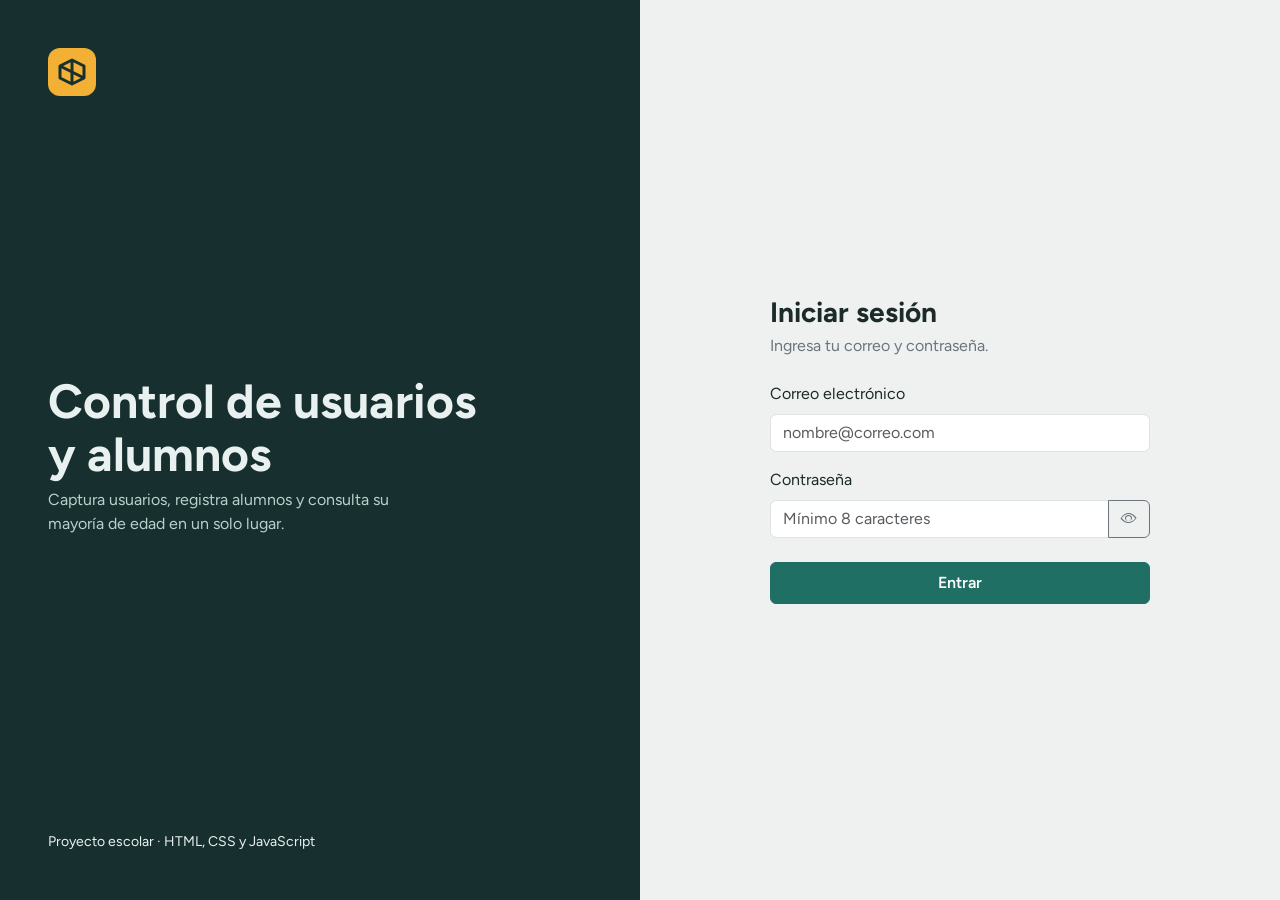
<file: index.html>
<!DOCTYPE html>
<html lang="es">
<head>
  <meta charset="UTF-8">
  <meta name="viewport" content="width=device-width, initial-scale=1">
  <title>Sistema</title>
  <link rel="icon" href="img/logo.svg" type="image/svg+xml">
  <!-- Evita mostrar el sistema sin haber iniciado sesión -->
  <script>if (!sessionStorage.getItem('sesion')) location.replace('login.html');</script>
  <link href="https://fonts.googleapis.com/css2?family=Figtree:wght@400;600;700&display=swap" rel="stylesheet">
  <link href="https://cdn.jsdelivr.net/npm/bootstrap@5.3.3/dist/css/bootstrap.min.css" rel="stylesheet">
  <link href="https://cdn.jsdelivr.net/npm/bootstrap-icons@1.11.3/font/bootstrap-icons.min.css" rel="stylesheet">
  <link href="css/login.css" rel="stylesheet">
</head>
<body>
  <!-- Sidebar -->
  <aside id="sidebar" aria-label="Menú principal">
    <div class="marca"><img src="img/logo.svg" alt=""> Sistema</div>
    <nav>
      <a href="#inicio" class="menu-enlace activo" data-vista="vistaInicio"><i class="bi bi-house"></i> Inicio</a>

      <button class="menu-enlace" type="button" data-bs-toggle="collapse" data-bs-target="#subUsuarios" aria-expanded="false" aria-controls="subUsuarios">
        <i class="bi bi-people"></i> Usuarios <i class="bi bi-chevron-down flecha"></i>
      </button>
      <div class="collapse submenu" id="subUsuarios">
        <a href="#captura" data-vista="vistaCaptura">Captura</a>
      </div>
    </nav>
  </aside>
  <div class="fondo-menu" id="fondoMenu"></div>

  <div id="contenido">
    <!-- Navbar -->
    <header class="barra-superior d-flex align-items-center justify-content-between px-3 py-2">
      <button class="btn btn-outline-secondary" id="btnMenu" type="button" aria-label="Abrir o cerrar el menú" aria-controls="sidebar">
        <i class="bi bi-list fs-5"></i>
      </button>

      <div class="dropdown">
        <button class="btn-usuario dropdown-toggle" type="button" data-bs-toggle="dropdown" aria-expanded="false" id="menuUsuario">
          <img src="img/avatar.svg" alt=""> <span id="nombreUsuario">Usuario</span>
        </button>
        <ul class="dropdown-menu dropdown-menu-end" aria-labelledby="menuUsuario">
          <li><span class="dropdown-item-text text-secondary small" id="correoUsuario"></span></li>
          <li><hr class="dropdown-divider"></li>
          <li><button class="dropdown-item" type="button" id="btnSalir"><i class="bi bi-box-arrow-right me-2"></i>Salir del sistema</button></li>
        </ul>
      </div>
    </header>

    <main class="p-3 p-md-4">
      <!-- Vista: Inicio -->
      <section id="vistaInicio">
        <h1 class="h3 fw-bold mb-1">Hola, <span id="saludoNombre"></span></h1>
        <p class="text-secondary mb-4">Abre Usuarios y entra a Captura para registrar usuarios y alumnos.</p>
        <div class="row g-3">
          <div class="col-sm-6 col-lg-3"><div class="tarjeta"><div class="cifra" id="totUsuarios">0</div><div class="text-secondary">Usuarios capturados</div></div></div>
          <div class="col-sm-6 col-lg-3"><div class="tarjeta"><div class="cifra" id="totAlumnos">0</div><div class="text-secondary">Alumnos registrados</div></div></div>
        </div>
      </section>

      <!-- Vista: Captura -->
      <section id="vistaCaptura" class="d-none">
        <h1 class="h3 fw-bold mb-4">Captura</h1>
        <div class="row g-4">
          <!-- Formulario de usuarios -->
          <div class="col-xl-6">
            <div class="tarjeta h-100">
              <h2 class="mb-3">Nuevo usuario</h2>
              <form id="formUsuario" novalidate>
                <div class="mb-3">
                  <label for="usuNombre" class="form-label">Nombre de usuario</label>
                  <input type="text" class="form-control" id="usuNombre" autocomplete="off">
                  <div class="invalid-feedback"></div>
                </div>
                <div class="mb-3">
                  <label for="usuCorreo" class="form-label">Correo electrónico</label>
                  <input type="email" class="form-control" id="usuCorreo" autocomplete="off">
                  <div class="invalid-feedback"></div>
                </div>
                <div class="mb-3">
                  <label for="usuPassword" class="form-label">Contraseña</label>
                  <input type="password" class="form-control" id="usuPassword" autocomplete="new-password">
                  <div class="invalid-feedback"></div>
                </div>
                <button type="submit" class="btn btn-marca">Guardar usuario</button>
              </form>
              <div class="table-responsive mt-4">
                <table class="table table-sm align-middle mb-0">
                  <thead><tr><th>Usuario</th><th>Correo</th></tr></thead>
                  <tbody id="tablaUsuarios"><tr><td colspan="2" class="text-secondary">Aún no hay usuarios. Captura el primero con el formulario.</td></tr></tbody>
                </table>
              </div>
            </div>
          </div>

          <!-- Formulario de alumnos -->
          <div class="col-xl-6">
            <div class="tarjeta h-100">
              <h2 class="mb-3">Nuevo alumno</h2>
              <form id="formAlumno" novalidate>
                <div class="mb-3">
                  <label for="aluNombre" class="form-label">Nombre completo</label>
                  <input type="text" class="form-control" id="aluNombre" autocomplete="off">
                  <div class="invalid-feedback"></div>
                </div>
                <div class="mb-3">
                  <label for="aluControl" class="form-label">Número de control</label>
                  <input type="text" class="form-control" id="aluControl" inputmode="numeric" maxlength="6" autocomplete="off" placeholder="6 dígitos">
                  <div class="invalid-feedback"></div>
                </div>
                <div class="mb-3">
                  <label for="aluNacimiento" class="form-label">Fecha de nacimiento</label>
                  <input type="date" class="form-control" id="aluNacimiento">
                  <div class="invalid-feedback"></div>
                </div>
                <button type="submit" class="btn btn-marca">Guardar y ver edad</button>
              </form>
              <div class="table-responsive mt-4">
                <table class="table table-sm align-middle mb-0">
                  <thead><tr><th>Control</th><th>Alumno</th><th>Edad</th></tr></thead>
                  <tbody id="tablaAlumnos"><tr><td colspan="3" class="text-secondary">Aún no hay alumnos. Registra el primero con el formulario.</td></tr></tbody>
                </table>
              </div>
            </div>
          </div>
        </div>
      </section>
    </main>
  </div>

  <!-- Modal de edad -->
  <div class="modal fade" id="modalEdad" tabindex="-1" aria-labelledby="modalEdadTitulo" aria-hidden="true">
    <div class="modal-dialog modal-dialog-centered">
      <div class="modal-content">
        <div class="modal-header">
          <h2 class="modal-title fs-5" id="modalEdadTitulo">Edad del alumno</h2>
          <button type="button" class="btn-close" data-bs-dismiss="modal" aria-label="Cerrar"></button>
        </div>
        <div class="modal-body" id="modalEdadCuerpo"></div>
        <div class="modal-footer"><button type="button" class="btn btn-marca" data-bs-dismiss="modal">Entendido</button></div>
      </div>
    </div>
  </div>

  <script src="https://cdn.jsdelivr.net/npm/bootstrap@5.3.3/dist/js/bootstrap.bundle.min.js"></script>
  <script src="js/utileria.js"></script>
  <script src="js/index.js"></script>
</body>
</html>
</file>
<file: css/login.css>
/* login.css - estilos compartidos por login.html e index.html (sobre Bootstrap 5.3.3) */
:root {
  --verde-oscuro: #17302f;
  --verde: #1f6f64;
  --ambar: #f2b134;
  --fondo: #eef1f0;
  --texto: #1c2a2a;
  --ancho-menu: 260px;
}
body { font-family: "Figtree", system-ui, sans-serif; background: var(--fondo); color: var(--texto); }
.btn-marca { background: var(--verde); border-color: var(--verde); color: #fff; font-weight: 600; }
.btn-marca:hover, .btn-marca:focus-visible { background: #185a52; border-color: #185a52; color: #fff; }
:focus-visible { outline: 3px solid var(--ambar); outline-offset: 2px; }
.form-control:focus, .form-select:focus { border-color: var(--verde); box-shadow: 0 0 0 .2rem rgba(31,111,100,.2); }

/* ---------- login ---------- */
.login-pagina { min-height: 100vh; display: grid; grid-template-columns: 1fr 1fr; }
.login-lado { background: var(--verde-oscuro); color: #e8f1ef; padding: 3rem; display: flex; flex-direction: column; justify-content: space-between; }
.login-lado h1 { font-size: clamp(2rem, 4vw, 3rem); font-weight: 700; max-width: 14ch; line-height: 1.1; }
.login-lado p { max-width: 36ch; color: #b9d0cb; }
.login-form { display: flex; align-items: center; justify-content: center; padding: 2rem; }
.login-form form { width: 100%; max-width: 380px; }
@media (max-width: 767.98px) {
  .login-pagina { grid-template-columns: 1fr; }
  .login-lado { padding: 1.5rem; gap: 1rem; }
  .login-lado h1 { font-size: 1.6rem; }
}

/* ---------- sistema (index) ---------- */
#sidebar { position: fixed; inset: 0 auto 0 0; width: var(--ancho-menu); background: var(--verde-oscuro); color: #dbe9e6; z-index: 1040; transition: transform .25s ease; overflow-y: auto; }
#sidebar .marca { display: flex; align-items: center; gap: .75rem; padding: 1rem 1.25rem; font-weight: 700; font-size: 1.1rem; color: #fff; }
#sidebar .marca img { width: 36px; height: 36px; }
#sidebar .menu-enlace { display: flex; align-items: center; gap: .75rem; width: 100%; padding: .75rem 1.25rem; color: inherit; background: none; border: 0; border-left: 4px solid transparent; text-align: left; text-decoration: none; }
#sidebar .menu-enlace:hover, #sidebar .menu-enlace.activo { background: rgba(255,255,255,.08); border-left-color: var(--ambar); color: #fff; }
#sidebar .submenu a { display: block; padding: .55rem 1.25rem .55rem 3.4rem; color: #b9d0cb; text-decoration: none; }
#sidebar .submenu a:hover, #sidebar .submenu a.activo { color: #fff; background: rgba(255,255,255,.06); }
#sidebar .flecha { margin-left: auto; transition: transform .2s; }
#sidebar [aria-expanded="true"] .flecha { transform: rotate(180deg); }

#contenido { margin-left: var(--ancho-menu); transition: margin-left .25s ease; min-height: 100vh; }
.barra-superior { background: #fff; border-bottom: 1px solid #d9e1df; position: sticky; top: 0; z-index: 1030; }
.btn-usuario { display: flex; align-items: center; gap: .5rem; background: none; border: 0; font-weight: 600; color: var(--texto); }
.btn-usuario img { width: 36px; height: 36px; border-radius: 50%; }

body.menu-cerrado #sidebar { transform: translateX(-100%); }
body.menu-cerrado #contenido { margin-left: 0; }
.fondo-menu { display: none; }
@media (max-width: 991.98px) {
  #sidebar { transform: translateX(-100%); }
  #contenido { margin-left: 0; }
  body.menu-abierto #sidebar { transform: none; }
  body.menu-abierto .fondo-menu { display: block; position: fixed; inset: 0; background: rgba(0,0,0,.45); z-index: 1035; }
}
.tarjeta { background: #fff; border: 1px solid #d9e1df; border-radius: 10px; padding: 1.5rem; }
.tarjeta h2 { font-size: 1.15rem; font-weight: 700; }
.cifra { font-size: 2.25rem; font-weight: 700; color: var(--verde); line-height: 1; }
@media (prefers-reduced-motion: reduce) { #sidebar, #contenido { transition: none; } }
</file>
